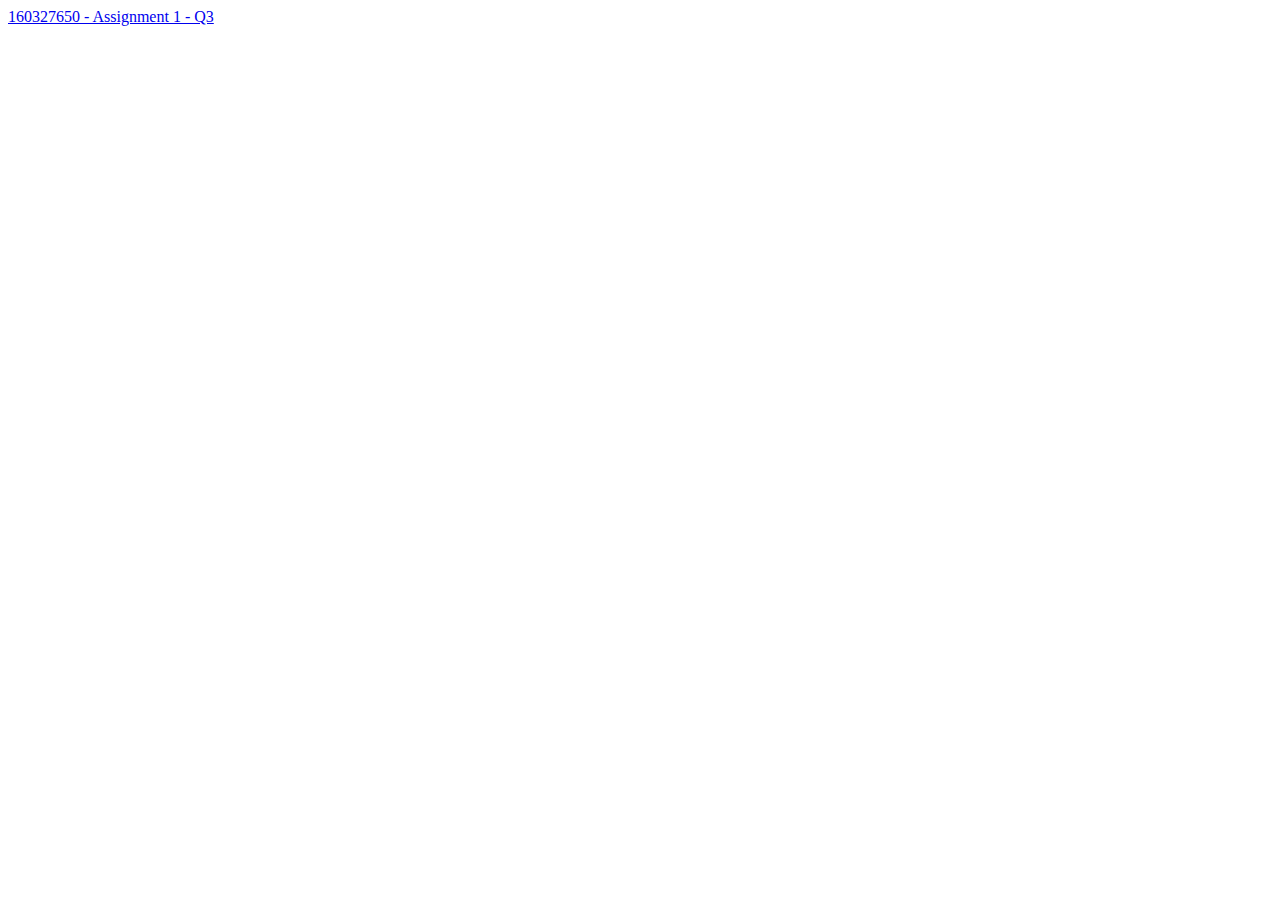
<file: q3/index.html>
<!DOCTYPE html>
<html lang="en" dir="ltr">
  <head>
    <meta charset="utf-8">
    <title> CP202 - Assignment 1 </title>
    <!-- Wordpress site for Q3-->
    <a href="https://webdesignq3blog.wordpress.com/">160327650 - Assignment 1 - Q3</a>

  </head>
  <body>
  </body>
</html>
</file>
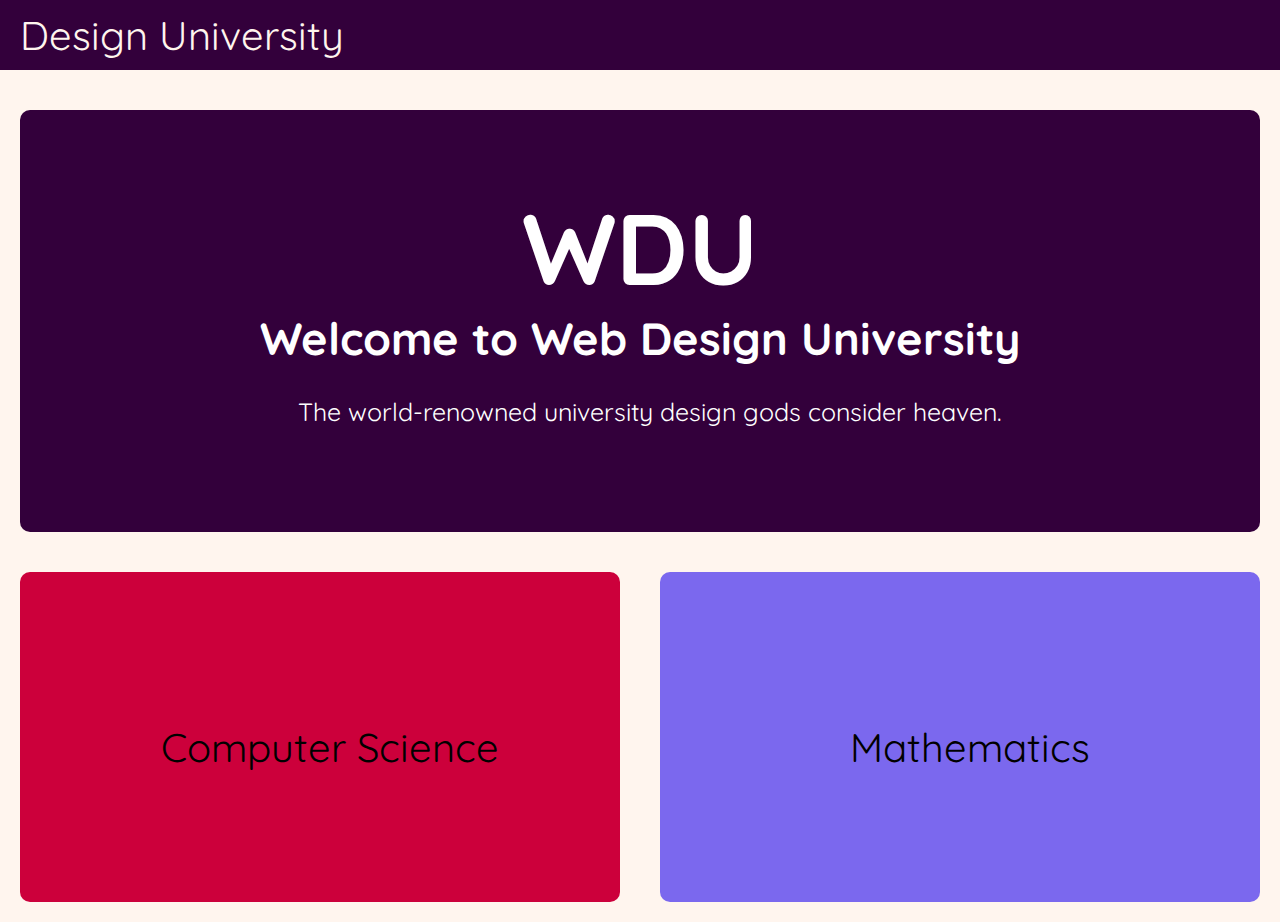
<file: q2/www/index.html>
<!DOCTYPE html>
<html lang="en" dir="ltr">
  <head>
    <meta charset="utf-8">
    <link rel="stylesheet" href="css/styles.css">
    <link rel="shortcut icon" type="image/x-icon" href="img/pencilp_favicon.png" />
    <script src="js/app.js"></script>


    <title> CP202 - Assignment 1 </title>
  </head>
  <body>

    <nav>
      <p><a href = "../../index.html">Design University</a></p>



    </nav>

  <div class="heading">
      <h1> WDU </h1>
      <h2> Welcome to Web Design University</h2>
      <p>The world-renowned university design gods consider heaven.</p>

  </div>

  <div class="left-column-50">
    <div id="csExplore" class="cs display-none" onmouseout="handleCSExplore('csMain', 'csExplore');">
        <a href = "cs/index.html">Explore Computer Science > </a>
    </div>

    <div id="csMain" class="cs" onmouseover="handleCSExplore('csExplore', 'csMain');">
      Computer Science


    </div>
  </div>

  <div class="right-column-50">
    <div id="mathExplore" class="math display-none" onmouseout="handleCSExplore('mathMain', 'mathExplore');">
      <a href = "math/index.html">Explore Mathematics ></a>
    </div>

    <div id="mathMain" class="math" onmouseover="handleCSExplore('mathExplore','mathMain');">
      Mathematics

    </div>
  </div>


<!--
  <div class="math">
    <a href = "math/index.html">Mathematics</a>
  </div>
-->

  </body>
</html>
</file>
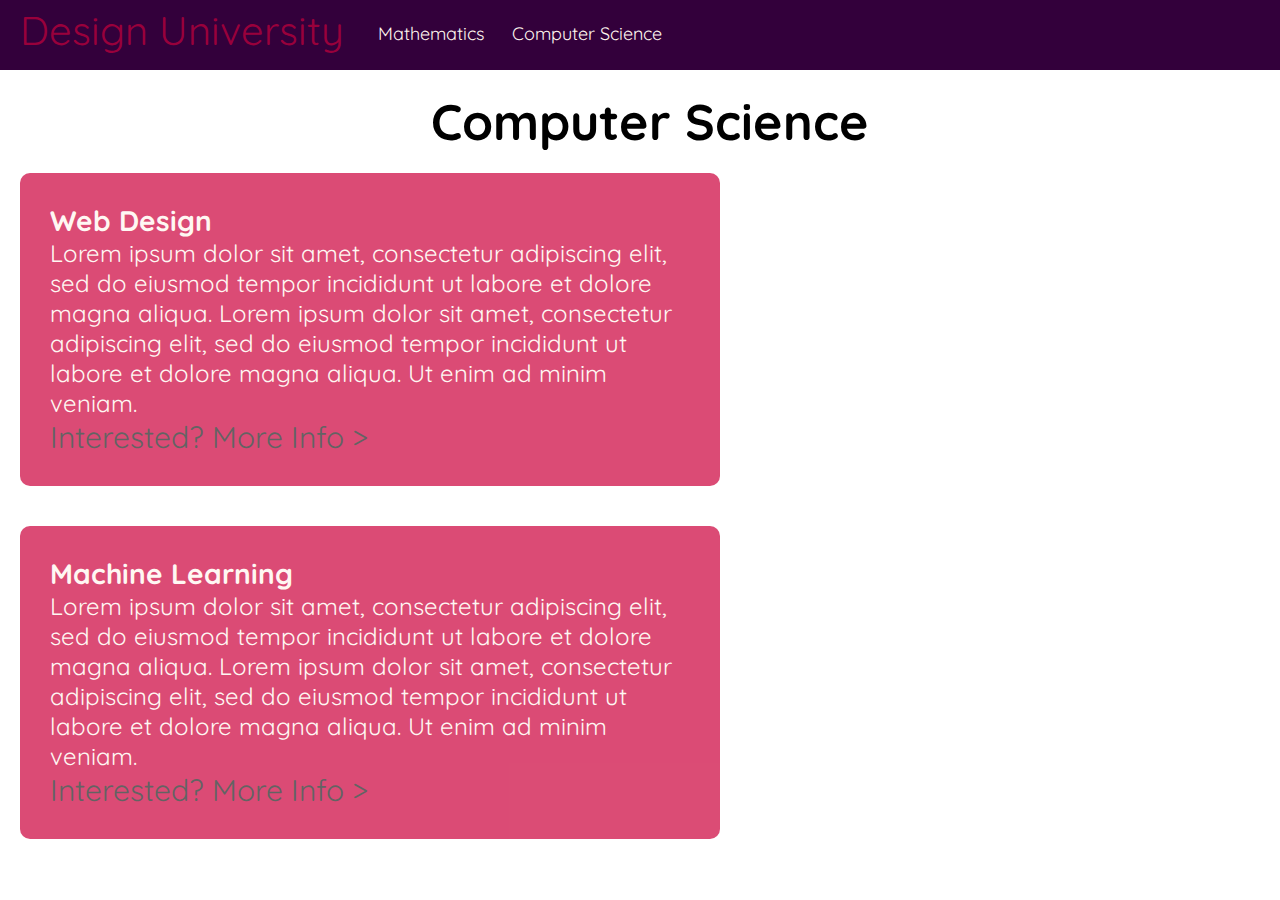
<file: q2/www/cs/index.html>
<!DOCTYPE html>
<html lang="en" dir="ltr">
  <head>
    <meta charset="utf-8">
    <title> CP202 - Assignment 1 </title>
    <link rel="stylesheet" href="css/styles.css">
    <link rel="shortcut icon" type="image/x-icon" href="../img/pencilp_favicon.png" />
    <!--Hello world-->

  </head>
  <body>
    <nav>
      <p><a href = "../../index.html">Design University</a></p>
      <ul>

        <li><a href="../../math/index.html">Mathematics</a>
          <ul>
            <li><a href="../../math/calculus/index.html">Calculus</a></li>
            <li><a href="../../math/stats/index.html">Statistics</a></li>
          </ul>
        </li>

        <li><a href="../index.html">Computer Science</a>
          <ul>
          <li><a href="Machine/index.html">Machine Learning</a>
          <li><a href="WebDesign/index.html">Web Design</a>
          </ul>
          </li>

      </ul>
    </nav>
<h2> Computer Science
</h2>

<section>
  <div style="background:red">
    <div class="left-column-50">
      <div class="Web">
        <h3 href = "WebDesign/index.html">Web Design</h3>
        <p> Lorem ipsum dolor sit amet, consectetur adipiscing elit, sed do eiusmod tempor incididunt ut labore et dolore magna aliqua.
        Lorem ipsum dolor sit amet, consectetur adipiscing elit, sed do eiusmod tempor incididunt ut labore et dolore magna aliqua. Ut enim ad minim veniam. </p>
        <a href = "WebDesign/index.html"> Interested? More Info ></a>

      </div>
    </div>

  <div class="right-column-50">
    <div class="Machine">
      <h3 href = "Machine/index.html">Machine Learning</h3>
      <p> Lorem ipsum dolor sit amet, consectetur adipiscing elit, sed do eiusmod tempor incididunt ut labore et dolore magna aliqua.
      Lorem ipsum dolor sit amet, consectetur adipiscing elit, sed do eiusmod tempor incididunt ut labore et dolore magna aliqua. Ut enim ad minim veniam. </p>
      <a href = "Machine/index.html"> Interested? More Info > </a>

    </div>
  </div>

    </div>
</section>

  </body>
</html>
</file>
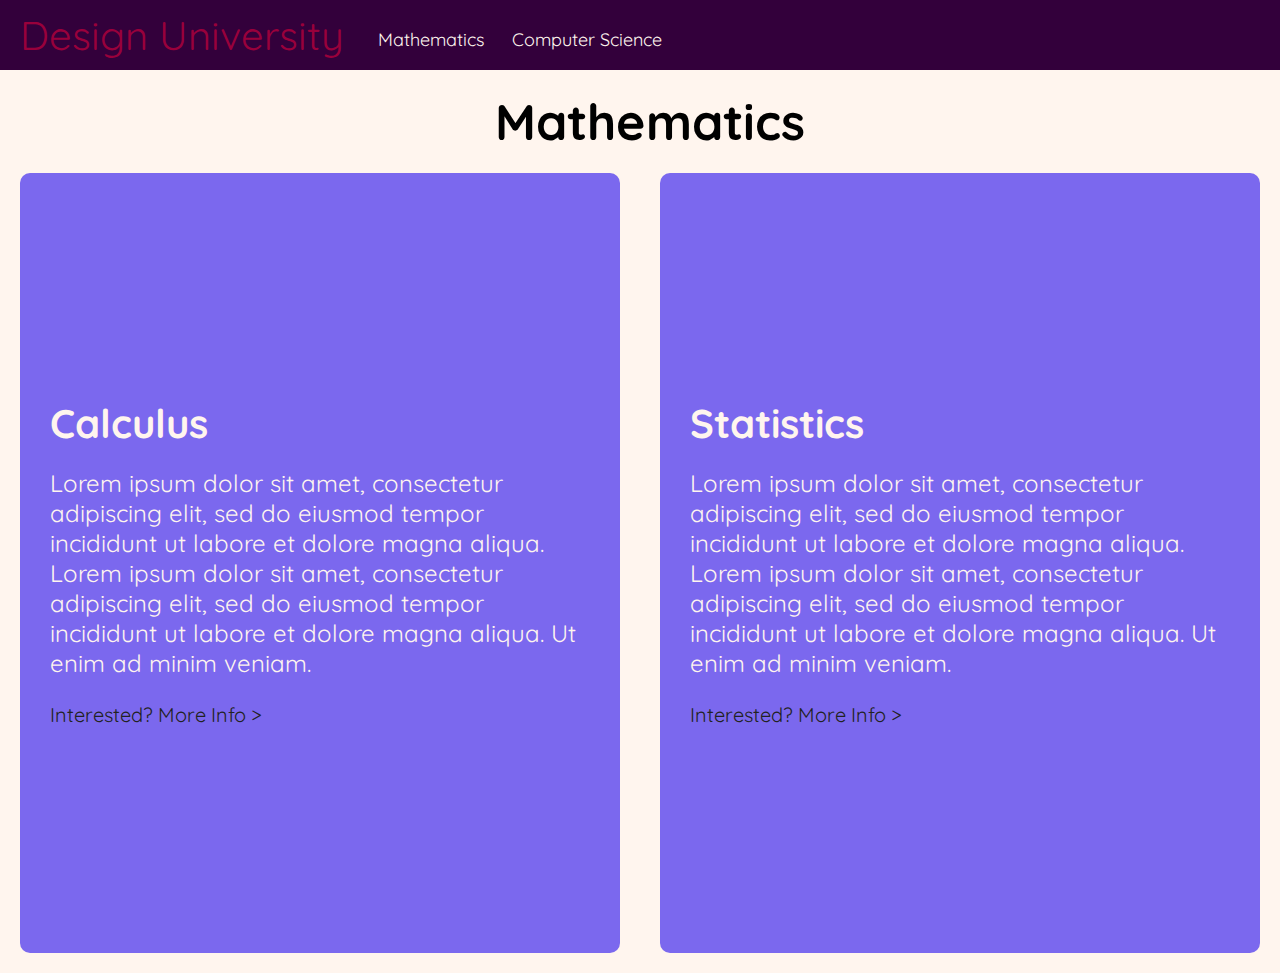
<file: q2/www/math/index.html>
<!DOCTYPE html>
<html lang="en" dir="ltr">
  <head>
    <meta charset="utf-8">
    <link rel="stylesheet" href="css/styles.css">
    <link rel="shortcut icon" type="image/x-icon" href="../img/pencilp_favicon.png" />


    <title> CP202 - Assignment 1 </title>
  </head>
  <body>

    <nav>
      <p><a href = "../../index.html">Design University</a></p>
      <ul>

        <li><a href="../../math/index.html">Mathematics</a>
          <ul>
            <li><a href="../../math/calculus/index.html">Calculus</a></li>
            <li><a href="../../math/stats/index.html">Statistics</a></li>
          </ul>
        </li>

        <li><a href="../../cs/index.html">Computer Science</a>
          <ul>
          <li><a href="../../cs/Machine/index.html">Machine Learning</a>
          <li><a href="../../cs/WebDesign/index.html">Web Design</a>
          </ul>
          </li>

      </ul>


    </nav>
    <h2> Mathematics</h2>

    <section>
      <div style="background:red">
        <div class="left-column-50">
          <div class="Web">
            <h3 href = "Calculus/index.html">Calculus</h3>
            <p> Lorem ipsum dolor sit amet, consectetur adipiscing elit, sed do eiusmod tempor incididunt ut labore et dolore magna aliqua.
            Lorem ipsum dolor sit amet, consectetur adipiscing elit, sed do eiusmod tempor incididunt ut labore et dolore magna aliqua. Ut enim ad minim veniam. </p>
            <a href = "Calculus/index.html"> Interested? More Info ></a>

          </div>
        </div>

      <div class="right-column-50">
        <div class="Machine">
          <h3 href = "stats/index.html">Statistics</h3>
          <p> Lorem ipsum dolor sit amet, consectetur adipiscing elit, sed do eiusmod tempor incididunt ut labore et dolore magna aliqua.
          Lorem ipsum dolor sit amet, consectetur adipiscing elit, sed do eiusmod tempor incididunt ut labore et dolore magna aliqua. Ut enim ad minim veniam. </p>
          <a href = "stats/index.html"> Interested? More Info > </a>

        </div>
      </div>

        </div>
    </section>







  </body>
</html>
</file>
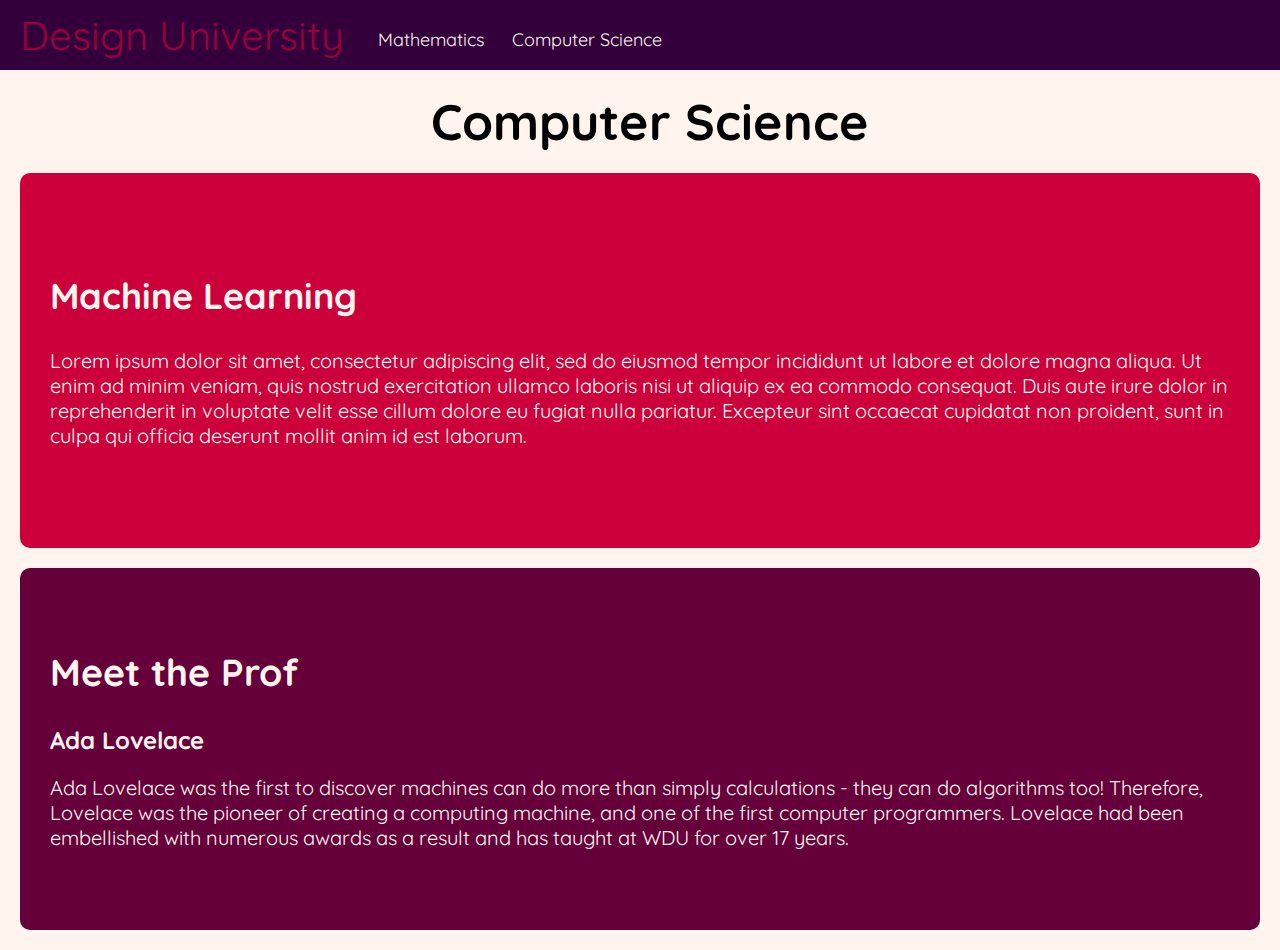
<file: q2/www/cs/Machine/index.html>
<!DOCTYPE html>
<html lang="en" dir="ltr">
  <head>
    <meta charset="utf-8">
    <title> CP202 - Assignment 1 </title>
    <link rel="stylesheet" href="css/styles.css">
    <link rel="shortcut icon" type="image/x-icon" href="../../img/pencilp_favicon.png" />
  </head>
  <body>
    <nav>
      <p><a href = "../../index.html">Design University</a></p>
      <ul>

        <li><a href="../../math/index.html">Mathematics</a>
          <ul>
            <li><a href="../../math/calculus/index.html">Calculus</a></li>
            <li><a href="../../math/stats/index.html">Statistics</a></li>
          </ul>
        </li>
          <li><a href="../index.html">Computer Science</a>
            <ul>
            <li><a href="../WebDesign/index.html">WebDesign</a></li>
            <li><a href="../../cs/Machine/index.html">Machine Learning</a></li>
          </ul>
        </li>

      </ul>
    </nav>
<!--How to fix the Computer Science Unalignment-->
    <h1> Computer Science</h1>
    <div class="Intro">
      <h2> Machine Learning </h2>

      <div class="IntroLorem">
      <p> Lorem ipsum dolor sit amet, consectetur adipiscing elit, sed do eiusmod tempor incididunt ut labore et dolore magna aliqua. Ut enim ad minim veniam, quis nostrud exercitation ullamco laboris nisi ut aliquip ex ea commodo consequat. Duis aute irure dolor in reprehenderit in voluptate velit esse cillum dolore eu fugiat nulla pariatur. Excepteur sint occaecat cupidatat non proident, sunt in culpa qui officia deserunt mollit anim id est laborum.</p>
      </div>
    </div>
    <div class="Prof">
      <h2> Meet the Prof </h2>
      <div class="Ada">
      <h4> Ada Lovelace </h4>
      <p> Ada Lovelace was the first to discover machines can do more than simply calculations - they can do algorithms too! Therefore, Lovelace was the pioneer of creating a computing machine, and one of the first computer programmers. Lovelace had been embellished with numerous awards as a result and has taught at WDU for over 17 years.</p>
      </div>
    </div>
  </body>
</html>
</file>
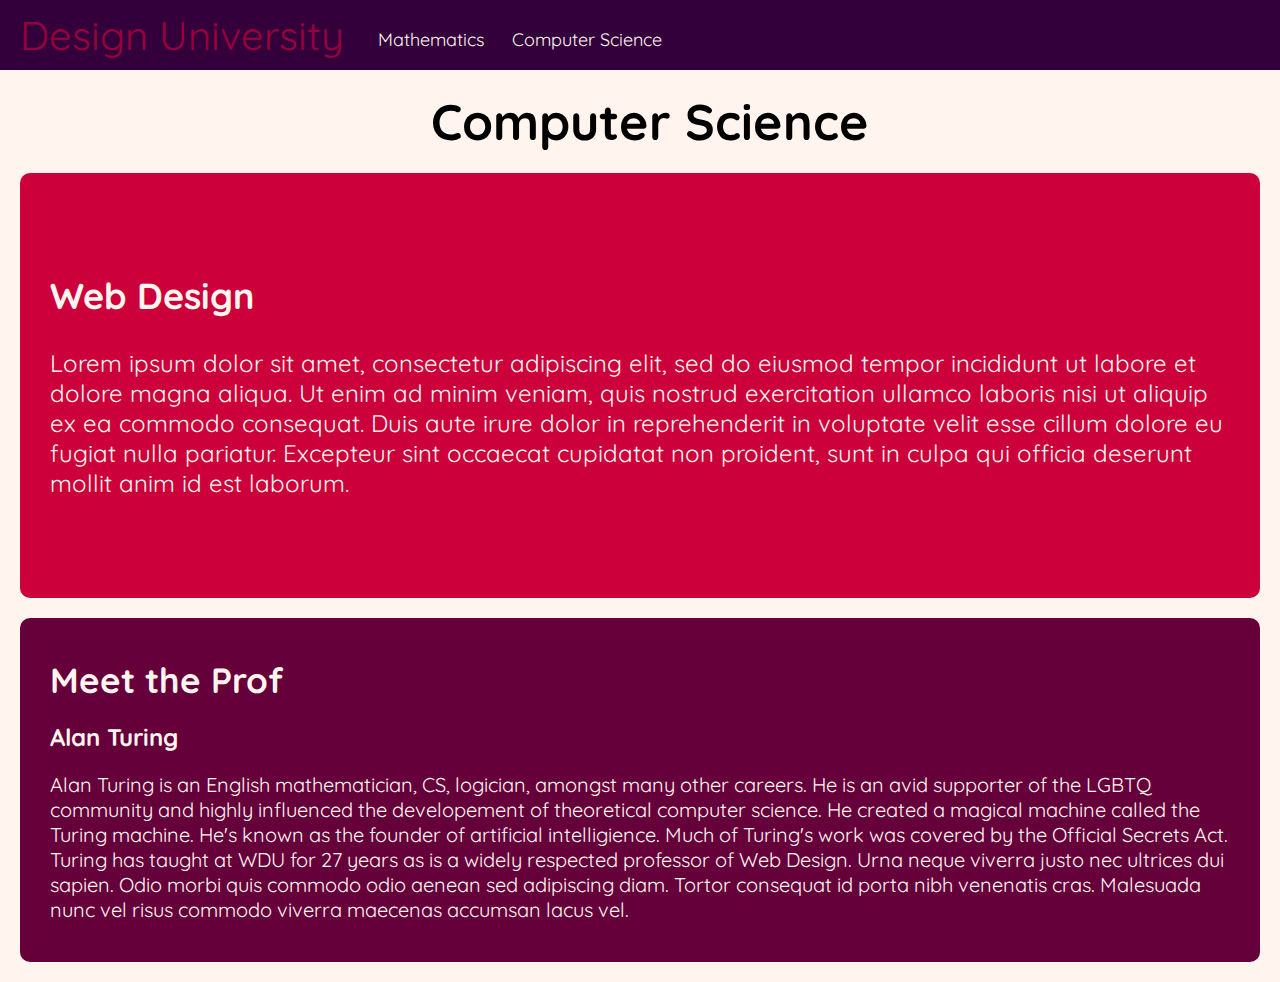
<file: q2/www/cs/WebDesign/index.html>
<!DOCTYPE html>
<html lang="en" dir="ltr">
  <head>
    <meta charset="utf-8">
    <title> CP202 - Assignment 1 </title>
    <link rel="stylesheet" href="css/styles.css">
    <link rel="shortcut icon" type="image/x-icon" href="../../img/pencilp_favicon.png" />

  </head>
  <body>
    <nav>
      <p><a href = "../../index.html">Design University</a></p>
      <ul>

        <li><a href="../../math/index.html">Mathematics</a>
          <ul>
            <li><a href="../../math/calculus/index.html">Calculus</a></li>
            <li><a href="../../math/stats/index.html">Statistics</a></li>
          </ul>
        </li>
        <li><a href="../index.html">Computer Science</a>
          <ul>
          <li><a href="../WebDesign/index.html">WebDesign</a></li>
          <li><a href="../Machine/index.html">Machine Learning</a>


          </ul>
          </li>

      </ul>
    </nav>





    <h1> Computer Science</h1>
    <div class="Intro">
      <h2> Web Design</h2>
      <p>Lorem ipsum dolor sit amet, consectetur adipiscing elit, sed do eiusmod tempor incididunt ut labore et dolore magna aliqua. Ut enim ad minim veniam, quis nostrud exercitation ullamco
      laboris nisi ut aliquip ex ea commodo consequat. Duis aute irure dolor in reprehenderit in voluptate velit esse cillum dolore eu fugiat nulla pariatur. Excepteur sint occaecat cupidatat non proident, sunt in culpa qui officia deserunt mollit anim id est laborum.</p>
    </div>
    <div class="Prof">
      <h3> Meet the Prof </h3>
      <h4> Alan Turing </h4>
      <p> Alan Turing is an English mathematician, CS, logician, amongst many other careers. He is an avid supporter of the LGBTQ community and highly influenced the developement of theoretical computer science. He created a magical machine called the Turing machine. He's known as the founder of artificial intelligience. Much of Turing's work was covered by the Official Secrets Act. Turing has taught at WDU for 27 years as is a widely respected professor of Web Design. Urna neque viverra justo nec ultrices dui sapien. Odio morbi quis commodo odio aenean sed adipiscing diam. Tortor consequat id porta nibh venenatis cras. Malesuada nunc vel risus commodo viverra maecenas accumsan lacus vel. </p>
      </div>
    </body>
  </html>
</file>
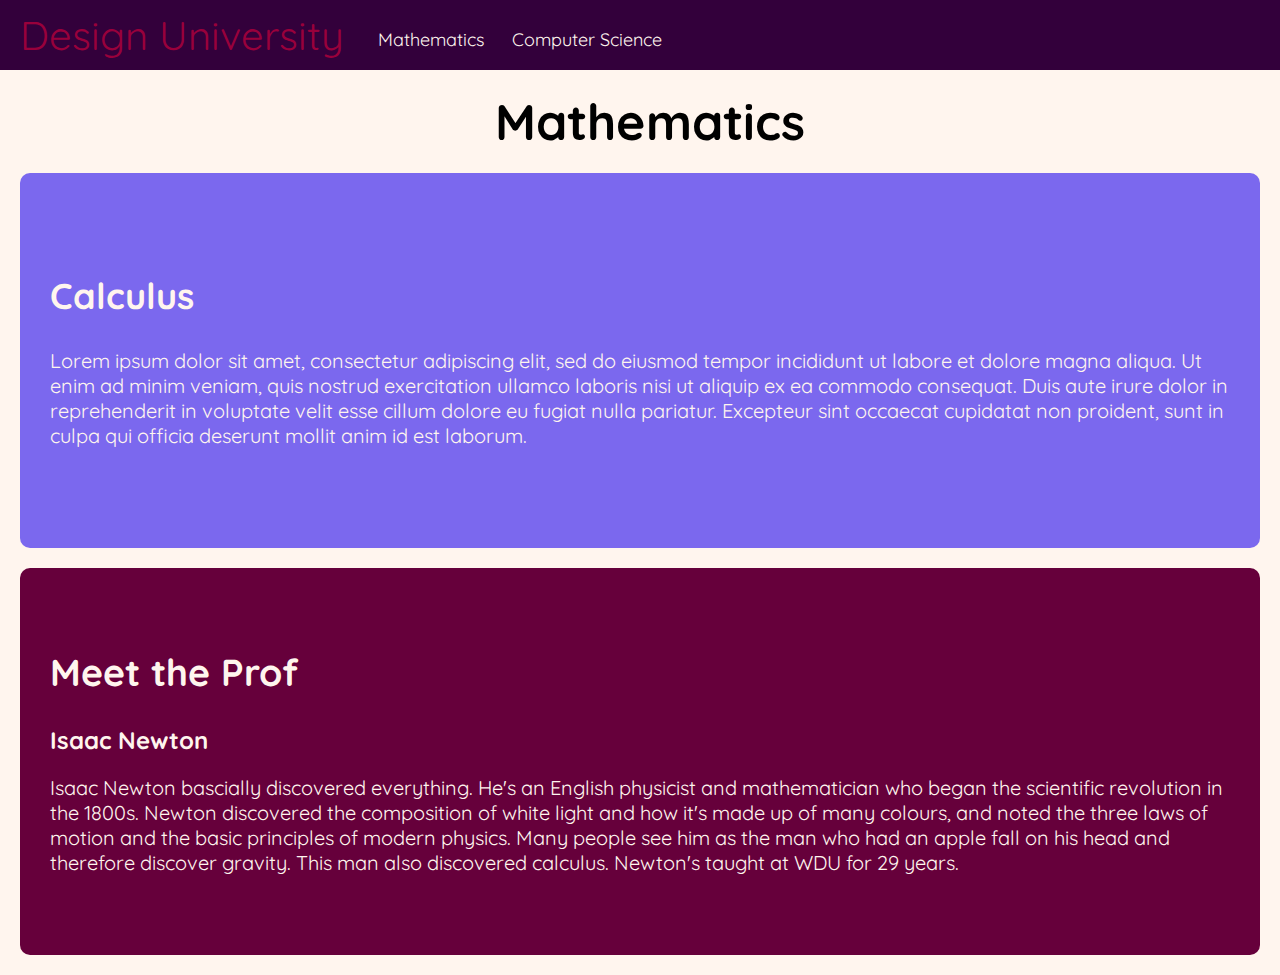
<file: q2/www/math/calculus/index.html>
<!DOCTYPE html>
<html lang="en" dir="ltr">
  <head>
    <meta charset="utf-8">
    <link rel="stylesheet" href="css/styles.css">
    <link rel="shortcut icon" type="image/x-icon" href="../../img/pencilp_favicon.png" />


    <title> CP202 - Assignment 1 </title>
  </head>
  <body>
    <nav>
      <p><a href = "../../index.html">Design University</a></p>
      <ul>

        <li><a href="../../math/index.html">Mathematics</a>
          <ul>
            <li><a href="../../math/calculus/index.html">Calculus</a></li>
            <li><a href="../../math/stats/index.html">Statistics</a></li>
          </ul>
        </li>
          <li><a href="../../cs/index.html">Computer Science</a>
            <ul>
            <li><a href="../../cs/WebDesign/index.html">WebDesign</a></li>
            <li><a href="../../cs/Machine/index.html">Machine Learning</a></li>
          </ul>
        </li>

      </ul>
    </nav>

    <h1> Mathematics</h1>
    <div class="Intro">
      <h2> Calculus </h2>

      <div class="IntroLorem">
      <p> Lorem ipsum dolor sit amet, consectetur adipiscing elit, sed do eiusmod tempor incididunt ut labore et dolore magna aliqua. Ut enim ad minim veniam, quis nostrud exercitation ullamco laboris nisi ut aliquip ex ea commodo consequat. Duis aute irure dolor in reprehenderit in voluptate velit esse cillum dolore eu fugiat nulla pariatur. Excepteur sint occaecat cupidatat non proident, sunt in culpa qui officia deserunt mollit anim id est laborum.</p>
      </div>
    </div>
    <div class="Prof">
      <h2> Meet the Prof </h2>
      <div class="Ada">
      <h4> Isaac Newton </h4>
      <p> Isaac Newton bascially discovered everything. He's an English physicist and mathematician who began the scientific revolution in the 1800s. Newton discovered the composition of white light and how it's made up of many colours, and noted the three laws of motion and the basic principles of modern physics. Many people see him as the man who had an apple fall on his head and therefore discover gravity. This man also discovered calculus. Newton's taught at WDU for 29 years. </p>
      </div>
    </div>

<!--
    <h1> Mathematics</h1>
    <h2> Calculus </h2>
    <h3> Meet the Prof </h3>
    <h4> Isaac Newton </h4>
    <p> His book Philosophiæ Naturalis Principia Mathematica
      (Mathematical Principles of Natural Philosophy),
      first published in 1687, laid the foundations of classical
      mechanics. Newton also made seminal contributions to optics, and shares credit with Gottfried Wilhelm Leibniz for developing the infinitesimal calculus..</p>
-->
    </body>
  </html>
</file>
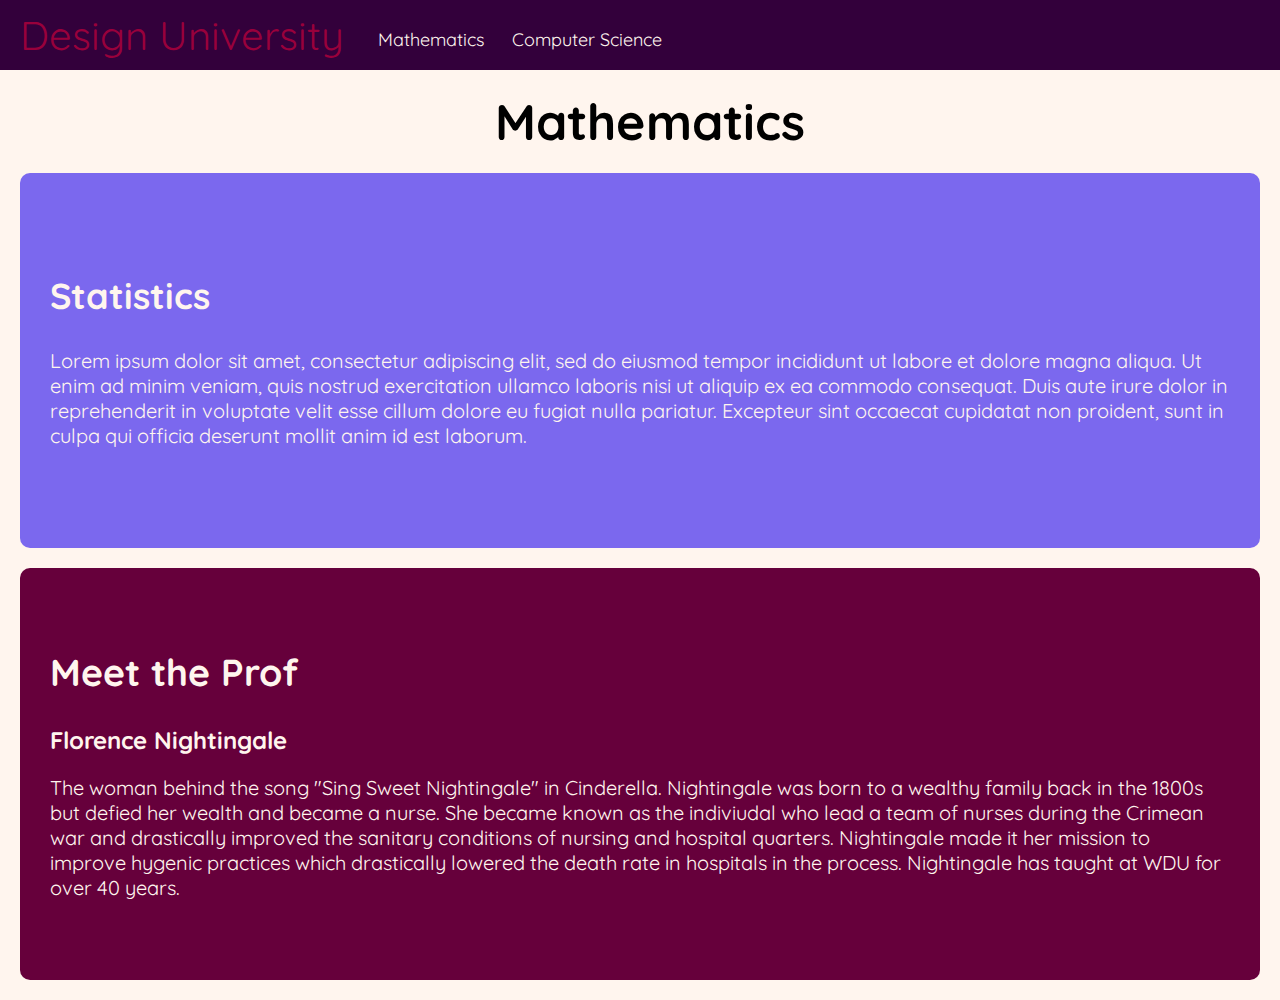
<file: q2/www/math/stats/index.html>
<!DOCTYPE html>
<html lang="en" dir="ltr">
  <head>
    <meta charset="utf-8">
    <link rel="stylesheet" href="css/styles.css">
    <link rel="shortcut icon" type="image/x-icon" href="../../img/pencilp_favicon.png" />



    <title> CP202 - Assignment 1 </title>
  </head>
  <body>

    <nav>
      <p><a href = "../../index.html">Design University</a></p>
      <ul>

        <li><a href="../../math/index.html">Mathematics</a>
          <ul>
            <li><a href="../../math/calculus/index.html">Calculus</a></li>
            <li><a href="../../math/stats/index.html">Statistics</a></li>
          </ul>
        </li>
          <li><a href="../../cs/index.html">Computer Science</a>
            <ul>
            <li><a href="../../cs/WebDesign/index.html">WebDesign</a></li>
            <li><a href="../../cs/Machine/index.html">Machine Learning</a></li>
          </ul>
        </li>

      </ul>
    </nav>
    <h1> Mathematics</h1>
    <div class="Intro">
      <h2> Statistics </h2>

      <div class="IntroLorem">
      <p> Lorem ipsum dolor sit amet, consectetur adipiscing elit, sed do eiusmod tempor incididunt ut labore et dolore magna aliqua. Ut enim ad minim veniam, quis nostrud exercitation ullamco laboris nisi ut aliquip ex ea commodo consequat. Duis aute irure dolor in reprehenderit in voluptate velit esse cillum dolore eu fugiat nulla pariatur. Excepteur sint occaecat cupidatat non proident, sunt in culpa qui officia deserunt mollit anim id est laborum.</p>
      </div>
    </div>
    <div class="Prof">
      <h2> Meet the Prof </h2>
      <div class="Ada">
      <h4> Florence Nightingale </h4>
      <p> The woman behind the song "Sing Sweet Nightingale" in Cinderella. Nightingale was born to a wealthy family back in the 1800s but defied her wealth and became a nurse. She became known as the indiviudal who lead a team of nurses during the Crimean war and drastically improved the sanitary conditions of nursing and hospital quarters. Nightingale made it her mission to improve hygenic practices which drastically lowered the death rate in hospitals in the process. Nightingale has taught at WDU for over 40 years. </p>
      </div>
    </div>




<!--
    <h1> Mathematics</h1>
    <h2> Statistics </h2>
    <h3> Meet the Prof </h3>
    <h4> Florence Nightingale </h4>
    <p> Nightingale came to prominence while serving as a
      manager and trainer of nurses during the Crimean War,
      in which she organised care for wounded soldiers.[3] She gave nursing a favourable reputation and became an icon of Victorian culture, especially in the persona of "The Lady with the Lamp" making rounds of wounded soldiers at night.</p>
-->
    </body>
  </html>
</file>
<file: q2/www/css/styles.css>
@import url(https://fonts.googleapis.com/css?family=Quicksand:400,700,400italic,700italic);
@import url(https://fonts.googleapis.com/css?family=Open+Sans:400italic,700italic,400,700);
@import url(https://fonts.googleapis.com/css?family=Ubuntu:300,700,300italic,700italic);

*{
  margin: 0;
  padding: 0;
  font-family: Quicksand, sans-serif;
}

/*Top Bar*/
nav{
  width: 100%;
  height: 20px;
  background-color: #33003b;
  padding-bottom: 50px;
  margin-bottom: 0px;
}
/*"Design University" design*/
nav p a{
  font-family: Quicksand, sans-serif;
  color: seashell;
  font-size: 40px;
  line-height: 10px;
  float: left;
  padding: 0px 0px;
  text-decoration: none;
}
nav p a:hover{
  font-family: Quicksand, sans-serif;
  text-decoration: none;
  color: #99003b;
}
/*format of the top bar*/
nav ul {
  float:left;
}
body{
  background-color: seashell;
}

.heading   {
  background-color: #33003b;
  color: white;
  font-size: 30px;
  text-align: center;
  padding: 30px;
  margin: 20px;
  margin-top: 40px;
  border-radius: 10px;
  padding-top: 75px;
  padding-bottom: 75px;
}
.heading h1{
  font-size: 100px;
}
p{
  color: white;
  font-size: 25px;
  background-color: #33003b;
  text-align: center;
  padding-left: 20px;
  padding-top: 30px;
  padding-bottom: 30px;
}

.cs {
  background-color: #cc003b;
  text-align: center;
  padding-top: 150px;
  padding-left: 20px;
  padding-bottom: 130px;
  margin: 20px;
  border-radius: 10px;
  font-size: 40px;
}
.cs a{
  text-decoration: none;
  font-size: 40px;
  color: seashell;
}

.cs a:hover{
  color: seashell;
}

.display-none {
  display: none;
  font-size: 40px;
}



.math {
  background-color: mediumslateblue;
  text-align: center;
  padding-top: 150px;
  padding-left: 20px;
  padding-bottom: 130px;
  margin: 20px;
  border-radius: 10px;
  font-size: 40px;
  height: 100%;
}

.math a{
  text-decoration: none;;
  font-size: 40px;
  color: #222;
}

.math a:hover{
  color: seashell;
}

.left-column-50 {
  float: left;
  width: 50%;
  height: 100%;
  background: seashell;
}

.right-column-50 {
  float: left;
  width: 50%;
  background: seashell;

}

.ending{
  text-align: center;
  margin-top: 100px;
}
</file>
<file: q2/www/cs/css/styles.css>
@import url(https://fonts.googleapis.com/css?family=Quicksand:400,700,400italic,700italic);
@import url(https://fonts.googleapis.com/css?family=Open+Sans:400italic,700italic,400,700);
@import url(https://fonts.googleapis.com/css?family=Ubuntu:300,700,300italic,700italic);

*{
  margin: 0;
  padding: 0;
  font-family: Quicksand, sans-serif;
}

/*Top Bar*/
nav{
  width: 100%;
  height: 60px;
  background-color: #33003b;
  padding-bottom: 10px;
  margin-bottom: 20px;
}
/*"Design University" design*/
nav p a{
  font-family: Quicksand, sans-serif;
  color: seashell;
  font-size: 40px;
  line-height: 60px;
  float: left;
  padding: 0px 20px;
  text-decoration: none;
}
nav p a:hover{
  font-family: Quicksand, sans-serif;
  text-decoration: none;
  color: #99003b;
}
/*format of the top bar*/
nav ul {
  float:left;
}
/*format of dropdown menu removing bullets*/
nav ul li {
  font-family: Quicksand, sans-serif;
  float:left;
  list-style: none;
  position: relative;
}
/*font formatting of dropdown menu*/
nav ul li a{
  display: block;
  color: seashell;
  font-size: 18px;
  padding: 22px 14px;
  text-decoration: none;
  text-align: left;
}
nav ul li ul a:hover{
  color: #99003b;
}

/*dropdown menu*/
nav ul li ul{
  display: block;
  position: absolute;
  background-color: #33003b;
  padding: 0px;
  margin: 0px;
  border-radius: 0px 0px 10px 10px;
  opacity: 0.8;
  position: fixed;
  z-index: 999;
}
/*making dropdown menu round edged*/
nav ul li ul li {
  width: 180px;
  border-radius: 4px;
}
/*hovering effects for dropdown menu*/
nav ul li ul li a{
  display: none;

}
nav ul li:hover ul a {
  display: block;

}
nav ul li ul li a:hover{
  background-color: #f3f3f3;
}

/*headings*/
.heading h1{
  text-shadow:
    -1px -1px 0 #000,
		1px -1px 0 #000,
		-1px 1px 0 #000,
		1px 1px 0 #000;
}

h2{
  text-align: center;
  padding-top: 0px;
  padding-left: 20px;
  font-size: 50px;
}
.Web {
  font-size: 24px;
  color: seashell;
  padding: 30px;
  opacity: 0.7;
  margin: 20px;
  background-color: #cc003b;
  opacity: 0.7;
  border-radius: 10px;
  float: left;
  width: 50%;
}

.Web a{
  text-decoration: none;
  font-size: 30px;
  color: #222;

}

.Web p{
  font-size: 24px;
}


.Machine{
  font-size: 24px;
  color: seashell;
  padding: 30px;
  opacity: 0.7;
  margin: 20px;
  background-color: #cc003b;
  opacity: 0.7;
  border-radius: 10px;
  float: left;
  width: 50%;


}

.Machine a{
  text-decoration: none;
  font-size: 30px;
  color: #222;
}

.row:after{
  content: "";
  display: table;
  clear: both;
}
</file>
<file: q2/www/math/css/styles.css>
@import url(https://fonts.googleapis.com/css?family=Quicksand:400,700,400italic,700italic);
@import url(https://fonts.googleapis.com/css?family=Open+Sans:400italic,700italic,400,700);
@import url(https://fonts.googleapis.com/css?family=Ubuntu:300,700,300italic,700italic);

*{
  margin: 0;
  padding: 0;
  font-family: Quicksand, sans-serif;

}

/*Top Bar*/
nav{
  width: 100%;
  height: 70px;
  background-color: #33003b;
  padding-bottom: 10px;
  margin-bottom: 20px;
}
/*"Design University" design*/
nav p a{
  font-family: Quicksand, sans-serif;
  color: seashell;
  font-size: 40px;
  line-height: 70px;
  float: left;
  padding: 0px 20px;
  text-decoration: none;
}
nav p a:hover{
  font-family: Quicksand, sans-serif;
  text-decoration: none;
  color: #99003b;
}
/*format of the top bar*/
nav ul {
  float:left;
}
/*format of dropdown menu removing bullets*/
nav ul li {
  font-family: Quicksand, sans-serif;
  float:left;
  list-style: none;
  position: relative;
}
/*font formatting of dropdown menu*/
nav ul li a{
  display: block;
  color: seashell;
  font-size: 18px;
  padding: 22px 14px;
  text-decoration: none;
  text-align: left;
  line-height: 35px;
}
nav ul li ul a:hover{
  color: #99003b;
}

/*dropdown menu*/
nav ul li ul{
  display: block;
  position: absolute;
  background-color: #33003b;
  padding: 0px;
  margin: 0px;
  border-radius: 0px 0px 10px 10px;
  opacity: 0.8;
  position: fixed;
  z-index: 999;
}
/*making dropdown menu round edged*/
nav ul li ul li {
  width: 180px;
  border-radius: 4px;
}
/*hovering effects for dropdown menu*/
nav ul li ul li a{
  display: none;

}
nav ul li:hover ul a {
  display: block;

}
nav ul li ul li a:hover{
  background-color: #f3f3f3;
}
/*BODY*/

body{
  background-color: seashell;
}

h2{
  text-align: center;
  padding-top: 0px;
  padding-left: 20px;
  font-size: 50px;
}

.Web {
  font-size: 24px;
  color: seashell;
  padding: 30px;
  /*margin: 20px;*/
  background-color: mediumslateblue;
  border-radius: 10px;
  float: left;
  /*width: 100%;*/
  margin: 20px;
  padding-top: 225px;
  padding-bottom: 225px;
}

.Web h3{
  font-size: 40px;
  padding-bottom: 20px;
}
.Web a{
  text-decoration: none;
  font-size: 20px;
  color: #222;
}


.Web a:hover{
  color: seashell;
}
.Web p{
  font-size: 24px;
  padding-bottom: 20px;
}


.Machine{
  font-size: 24px;
  color: seashell;
  padding: 30px;
  padding-top: 225px;
  padding-bottom: 225px;

  /*margin: 20px;*/
  background-color: mediumslateblue;
  border-radius: 10px;
  float: left;
  /*width: 100%;*/
  margin: 20px;
}

.Machine h3{
  font-size: 40px;
  padding-bottom: 20px;

}
.Machine a{
  text-decoration: none;
  font-size: 20px;
  color: #222;
}

.Machine a:hover{
  color: white;
}

.Machine p{
  font-size: 24px;
  padding-bottom: 20px;
}



/* ------------------ colums*/
* {
  box-sizing: border-box;
}




.left-column-50 {
  float: left;
  width: 50%;
  background: seashell;
}

.right-column-50 {
  float: left;
  width: 50%;
  background: seashell;
}

/*
.middle-column {
  float: left;
  width: 33.3%;
  background: #734576;
  padding: 20px;
}

.middle-column img {
   width: 100%;
}

.right-column {
  float: left;
  padding: 20px;
  width: 33.3%;
  background-color: #af85b2;
}

.right-column img {
   width: 100%;
}

/* Clear floats after the columns */

section:after {
  content: "";
  display: table;
  clear: both;
}

footer {
  background-color: #fb9bcb;
  padding: 10px;
  text-align: center;
  color: white;
}

/* Stack columns */
@media (max-width: 600px) {
  .left-column, .middle-column, .right-column {
    width: 100%;
    height: auto;
  }
}
</file>
<file: q2/www/cs/Machine/css/styles.css>
@import url(https://fonts.googleapis.com/css?family=Quicksand:400,700,400italic,700italic);
@import url(https://fonts.googleapis.com/css?family=Open+Sans:400italic,700italic,400,700);
@import url(https://fonts.googleapis.com/css?family=Ubuntu:300,700,300italic,700italic);

*{
  margin: 0;
  padding: 0;
  font-family: Quicksand, sans-serif;
}

/*Top Bar*/
nav{
  width: 100%;
  height: 60px;
  background-color: #33003b;
  padding-bottom: 10px;
  margin-bottom: 20px;
}
/*"Design University" design*/
nav p a{
  font-family: Quicksand, sans-serif;
  color: seashell;
  font-size: 40px;
  line-height: 70px;
  float: left;
  padding: 0px 20px;
  text-decoration: none;
}
nav p a:hover{
  font-family: Quicksand, sans-serif;
  text-decoration: none;
  color: #99003b;
}
/*format of the top bar*/
nav ul {
  float:left;
}
/*format of dropdown menu removing bullets*/
nav ul li {
  font-family: Quicksand, sans-serif;
  float:left;
  list-style: none;
  position: relative;
}
/*font formatting of dropdown menu*/
nav ul li a{
  display: block;
  color: seashell;
  font-size: 18px;
  padding: 22px 14px;
  text-decoration: none;
  text-align: left;
  line-height: 35px;

}
nav ul li ul a:hover{
  color: #99003b;
}

/*dropdown menu*/
nav ul li ul{
  display: block;
  position: absolute;
  background-color: #33003b;
  padding: 0px;
  margin: 0px;
  border-radius: 0px 0px 10px 10px;
  opacity: 0.8;
  position: fixed;
  z-index: 999;
}
/*making dropdown menu round edged*/
nav ul li ul li {
  width: 180px;
  border-radius: 4px;
}
/*hovering effects for dropdown menu*/
nav ul li ul li a{
  display: none;
}
nav ul li:hover ul a {
  display: block;

}
nav ul li ul li a:hover{
  background-color: #f3f3f3;
}
/*--------------Body Formatting----------*/
body{
  text-align: left;
  background-color: seashell;
}
h1{
  padding-top: 0px;
  padding-left: 20px;
  font-size: 50px;
  text-align: center;
}
.Intro{
  font-family: Ubuntu, "sans-serif";
  font-size: 24px;
  color: seashell;
  padding: 30px;
  margin: 20px;
  background-color: #cc003b;
  border-radius: 10px;
  padding-top: 100px;
  padding-bottom: 100px;
}
.IntroLorem{
  padding-top: 30px;
  font-size: 20px;
}

.Prof{
  color: seashell;
  padding: 30px;
  background-color: #66003b;
  margin: 20px;
  border-radius: 10px;
  font-size: 25px;
  padding-top: 80px;
  padding-bottom: 80px;
}
.Ada{
  padding-top: 30px;
  font-size: 24px;
}

.Ada p{
  padding-top: 20px;
  font-size: 20px;
}
</file>
<file: q2/www/cs/WebDesign/css/styles.css>
@import url(https://fonts.googleapis.com/css?family=Quicksand:400,700,400italic,700italic);
@import url(https://fonts.googleapis.com/css?family=Open+Sans:400italic,700italic,400,700);
@import url(https://fonts.googleapis.com/css?family=Ubuntu:300,700,300italic,700italic);

*{
  margin: 0;
  padding: 0;
  font-family: Quicksand, sans-serif;
}

/*Top Bar*/
nav{
  width: 100%;
  height: 60px;
  background-color: #33003b;
  padding-bottom: 10px;
  margin-bottom: 20px;
}
/*"Design University" design*/
nav p a{
  font-family: Quicksand, sans-serif;
  color: seashell;
  font-size: 40px;
  line-height: 70px;
  float: left;
  padding: 0px 20px;
  text-decoration: none;
}
nav p a:hover{
  font-family: Quicksand, sans-serif;
  text-decoration: none;
  color: #99003b;
}
/*format of the top bar*/
nav ul {
  float:left;
}
/*format of dropdown menu removing bullets*/
nav ul li {
  font-family: Quicksand, sans-serif;
  float:left;
  list-style: none;
  position: relative;
}
/*font formatting of dropdown menu*/
nav ul li a{
  display: block;
  color: seashell;
  font-size: 18px;
  padding: 22px 14px;
  text-decoration: none;
  text-align: left;
  line-height: 35px;

}
nav ul li ul a:hover{
  color: #99003b;
}

/*dropdown menu*/
nav ul li ul{
  display: block;
  position: absolute;
  background-color: #33003b;
  padding: 0px;
  margin: 0px;
  border-radius: 0px 0px 10px 10px;
  opacity: 0.8;
  position: fixed;
  z-index: 999;
}
/*making dropdown menu round edged*/
nav ul li ul li {
  width: 180px;
  border-radius: 4px;
}
/*hovering effects for dropdown menu*/
nav ul li ul li a{
  display: none;
}
nav ul li:hover ul a {
  display: block;

}
nav ul li ul li a:hover{
  background-color: #f3f3f3;
}

/*--------------Body Formatting----------*/
body{
  text-align: left;
  background-color: seashell;
}
h1{
  text-align: center;
  padding-top: 0px;
  padding-left: 20px;
  font-size: 50px;
}
.Intro{
  font-size: 24px;
  color: seashell;
  padding: 30px;
  margin: 20px;
  background-color: #cc003b;
  border-radius: 10px;
  padding-top: 100px;
  padding-bottom: 100px;
}
.Intro p{
  padding-top: 30px;
  font-size: 24px;
}

.Prof{
  color: seashell;
  padding: 30px;
  background-color: #66003b;
  margin: 20px;
  border-radius: 10px;
  font-size: 24px;
  padding-top: 40px;
  padding-bottom: 40px;
}

.Prof h3{
  font-size: 35px;
  padding-bottom: 20px;
}


.Prof p{
  padding-top: 20px;
  font-size: 20px;
}
</file>
<file: q2/www/math/calculus/css/styles.css>
@import url(https://fonts.googleapis.com/css?family=Quicksand:400,700,400italic,700italic);
@import url(https://fonts.googleapis.com/css?family=Open+Sans:400italic,700italic,400,700);
@import url(https://fonts.googleapis.com/css?family=Ubuntu:300,700,300italic,700italic);

*{
  margin: 0;
  padding: 0;
  font-family: Quicksand, sans-serif;
}

/*Top Bar*/
nav{
  width: 100%;
  height: 60px;
  background-color: #33003b;
  padding-bottom: 10px;
  margin-bottom: 20px;
}
/*"Design University" design*/
nav p a{
  font-family: Quicksand, sans-serif;
  color: seashell;
  font-size: 40px;
  line-height: 70px;
  float: left;
  padding: 0px 20px;
  text-decoration: none;
}
nav p a:hover{
  font-family: Quicksand, sans-serif;
  text-decoration: none;
  color: #99003b;
}
/*format of the top bar*/
nav ul {
  float:left;
}
/*format of dropdown menu removing bullets*/
nav ul li {
  font-family: Quicksand, sans-serif;
  float:left;
  list-style: none;
  position: relative;
}
/*font formatting of dropdown menu*/
nav ul li a{
  display: block;
  color: seashell;
  font-size: 18px;
  padding: 22px 14px;
  text-decoration: none;
  text-align: left;
  line-height: 35px;

}
nav ul li ul a:hover{
  color: #99003b;
}

/*dropdown menu*/
nav ul li ul{
  display: block;
  position: absolute;
  background-color: #33003b;
  padding: 0px;
  margin: 0px;
  border-radius: 0px 0px 10px 10px;
  opacity: 0.8;
  position: fixed;
  z-index: 999;
}
/*making dropdown menu round edged*/
nav ul li ul li {
  width: 180px;
  border-radius: 4px;
}
/*hovering effects for dropdown menu*/
nav ul li ul li a{
  display: none;
}
nav ul li:hover ul a {
  display: block;

}
nav ul li ul li a:hover{
  background-color: #f3f3f3;
}

body{
  text-align: left;
  background-color: seashell;
}
h1{
  padding-top: 0px;
  padding-left: 20px;
  font-size: 50px;
  text-align: center;
}
.Intro{
  font-family: Ubuntu, "sans-serif";
  font-size: 24px;
  color: seashell;
  padding: 30px;
  margin: 20px;
  background-color: mediumslateblue;
  border-radius: 10px;
  padding-top: 100px;
  padding-bottom: 100px;
}
.IntroLorem{
  padding-top: 30px;
  font-size: 20px;
}

.Prof{
  color: seashell;
  padding: 30px;
  background-color: #66003b;
  margin: 20px;
  border-radius: 10px;
  font-size: 25px;
  padding-top: 80px;
  padding-bottom: 80px;
}
.Ada{
  padding-top: 30px;
  font-size: 24px;
}

.Ada p{
  padding-top: 20px;
  font-size: 20px;
}
</file>
<file: q2/www/math/stats/css/styles.css>
@import url(https://fonts.googleapis.com/css?family=Quicksand:400,700,400italic,700italic);
@import url(https://fonts.googleapis.com/css?family=Open+Sans:400italic,700italic,400,700);
@import url(https://fonts.googleapis.com/css?family=Ubuntu:300,700,300italic,700italic);

*{
  margin: 0;
  padding: 0;
  font-family: Quicksand, sans-serif;
}

/*Top Bar*/
nav{
  width: 100%;
  height: 60px;
  background-color: #33003b;
  padding-bottom: 10px;
  margin-bottom: 20px;
}
/*"Design University" design*/
nav p a{
  font-family: Quicksand, sans-serif;
  color: seashell;
  font-size: 40px;
  line-height: 70px;
  float: left;
  padding: 0px 20px;
  text-decoration: none;
}
nav p a:hover{
  font-family: Quicksand, sans-serif;
  text-decoration: none;
  color: #99003b;
}
/*format of the top bar*/
nav ul {
  float:left;
}
/*format of dropdown menu removing bullets*/
nav ul li {
  font-family: Quicksand, sans-serif;
  float:left;
  list-style: none;
  position: relative;
}
/*font formatting of dropdown menu*/
nav ul li a{
  display: block;
  color: seashell;
  font-size: 18px;
  padding: 22px 14px;
  text-decoration: none;
  text-align: left;
  line-height: 35px;

}
nav ul li ul a:hover{
  color: #99003b;
}

/*dropdown menu*/
nav ul li ul{
  display: block;
  position: absolute;
  background-color: #33003b;
  padding: 0px;
  margin: 0px;
  border-radius: 0px 0px 10px 10px;
  opacity: 0.8;
  position: fixed;
  z-index: 999;
}
/*making dropdown menu round edged*/
nav ul li ul li {
  width: 180px;
  border-radius: 4px;
}
/*hovering effects for dropdown menu*/
nav ul li ul li a{
  display: none;
}
nav ul li:hover ul a {
  display: block;

}
nav ul li ul li a:hover{
  background-color: #f3f3f3;
}

body{
  text-align: left;
  background-color: seashell;
}
h1{
  padding-top: 0px;
  padding-left: 20px;
  font-size: 50px;
  text-align: center;
}
.Intro{
  font-family: Ubuntu, "sans-serif";
  font-size: 24px;
  color: seashell;
  padding: 30px;
  margin: 20px;
  background-color: mediumslateblue;
  border-radius: 10px;
  padding-top: 100px;
  padding-bottom: 100px;
}
.IntroLorem{
  padding-top: 30px;
  font-size: 20px;
}

.Prof{
  color: seashell;
  padding: 30px;
  background-color: #66003b;
  margin: 20px;
  border-radius: 10px;
  font-size: 25px;
  padding-top: 80px;
  padding-bottom: 80px;
}
.Ada{
  padding-top: 30px;
  font-size: 24px;
}

.Ada p{
  padding-top: 20px;
  font-size: 20px;
}
</file>
